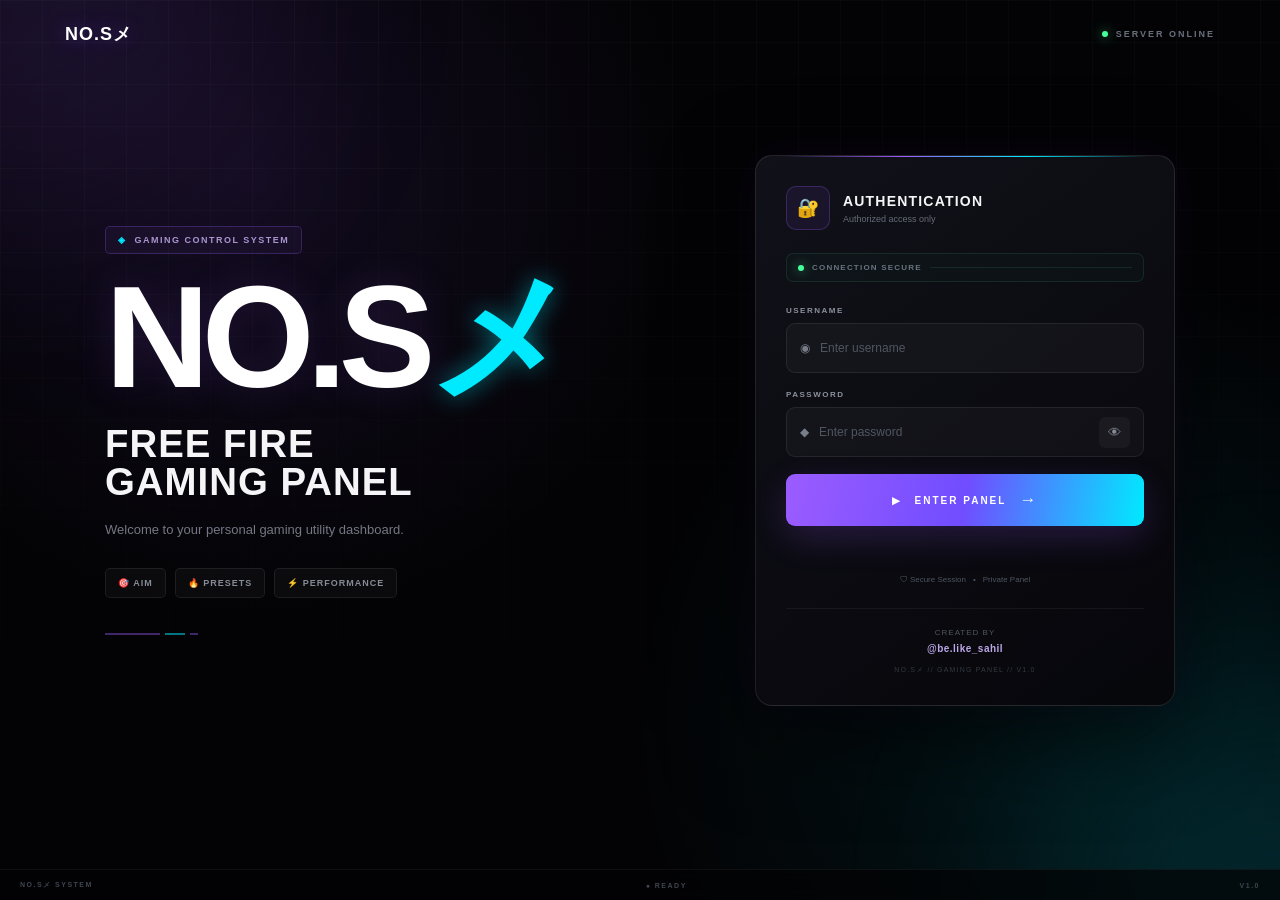
<file: index.html>
<!DOCTYPE html>
<html lang="en">

<head>

    <meta charset="UTF-8">

    <meta
        name="viewport"
        content="width=device-width, initial-scale=1.0"
    >

    <title>NO.Sメ — Gaming Panel</title>

    <meta
        name="description"
        content="NO.Sメ Free Fire Gaming Utility Panel"
    >

    <link rel="stylesheet" href="style.css">

</head>


<body>


    <!-- =================================
         BACKGROUND
    ================================== -->

    <div class="bg-grid"></div>

    <div class="glow glow-purple"></div>

    <div class="glow glow-cyan"></div>

    <div class="scan-line"></div>



    <!-- =================================
         TOP BAR
    ================================== -->

    <header class="top-bar">

        <div class="brand-mini">
            NO.Sメ
        </div>

        <div class="server-status">

            <span class="status-dot"></span>

            SERVER ONLINE

        </div>

    </header>



    <!-- =================================
         LOGIN WRAPPER
    ================================== -->

    <main class="login-wrapper">


        <!-- LEFT / BRAND AREA -->

        <section class="brand-section">


            <div class="system-label">

                <span>◈</span>

                GAMING CONTROL SYSTEM

            </div>


            <h1>
                NO.S<span>メ</span>
            </h1>


            <div class="brand-title">
                FREE FIRE
                <br>
                GAMING PANEL
            </div>


            <p class="brand-description">

                Welcome to your personal
                gaming utility dashboard.

            </p>


            <!-- FEATURE TAGS -->

            <div class="feature-tags">

                <span>🎯 AIM</span>

                <span>🔥 PRESETS</span>

                <span>⚡ PERFORMANCE</span>

            </div>


            <!-- DECORATIVE LINE -->

            <div class="tech-line">

                <span></span>
                <span></span>
                <span></span>

            </div>


        </section>



        <!-- =================================
             LOGIN CARD
        ================================== -->

        <section class="login-card">


            <!-- CARD TOP -->

            <div class="card-top">

                <div class="lock-icon">
                    🔐
                </div>


                <div>

                    <div class="card-title">
                        AUTHENTICATION
                    </div>

                    <div class="card-subtitle">
                        Authorized access only
                    </div>

                </div>

            </div>



            <!-- STATUS -->

            <div class="connection-box">

                <span class="status-dot"></span>

                <span>
                    CONNECTION SECURE
                </span>

                <span class="connection-line"></span>

            </div>



            <!-- USERNAME -->

            <div class="input-group">

                <label>
                    USERNAME
                </label>


                <div class="input-wrapper">

                    <span class="input-icon">
                        ◉
                    </span>


                    <input
                        type="text"
                        id="username"
                        placeholder="Enter username"
                        autocomplete="username"
                    >

                </div>

            </div>



            <!-- PASSWORD -->

            <div class="input-group">

                <label>
                    PASSWORD
                </label>


                <div class="input-wrapper">

                    <span class="input-icon">
                        ◆
                    </span>


                    <input
                        type="password"
                        id="password"
                        placeholder="Enter password"
                        autocomplete="current-password"
                    >


                    <button
                        type="button"
                        class="password-toggle"
                        onclick="togglePassword()"
                        aria-label="Show password"
                    >
                        👁
                    </button>

                </div>

            </div>



            <!-- LOGIN BUTTON -->

            <button
                class="login-button"
                onclick="login()"
            >

                <span class="button-icon">
                    ▶
                </span>

                <span>
                    ENTER PANEL
                </span>

                <span class="button-arrow">
                    →
                </span>

            </button>



            <!-- LOGIN MESSAGE -->

            <div
                class="login-message"
                id="loginMessage"
            ></div>



            <!-- SECURITY -->

            <div class="security-row">

                <span>
                    🛡 Secure Session
                </span>

                <span>
                    •
                </span>

                <span>
                    Private Panel
                </span>

            </div>



            <!-- CREATOR -->

            <div class="creator-box">

                <span>
                    CREATED BY
                </span>

                <strong>
                    @be.like_sahil
                </strong>

            </div>


            <div class="panel-version">
                NO.Sメ // GAMING PANEL // V1.0
            </div>


        </section>

    </main>



    <!-- =================================
         BOTTOM HUD
    ================================== -->

    <footer class="bottom-hud">

        <span>
            NO.Sメ SYSTEM
        </span>

        <span>
            ● READY
        </span>

        <span>
            V1.0
        </span>

    </footer>



    <script src="script.js"></script>

</body>

</html>
</file>
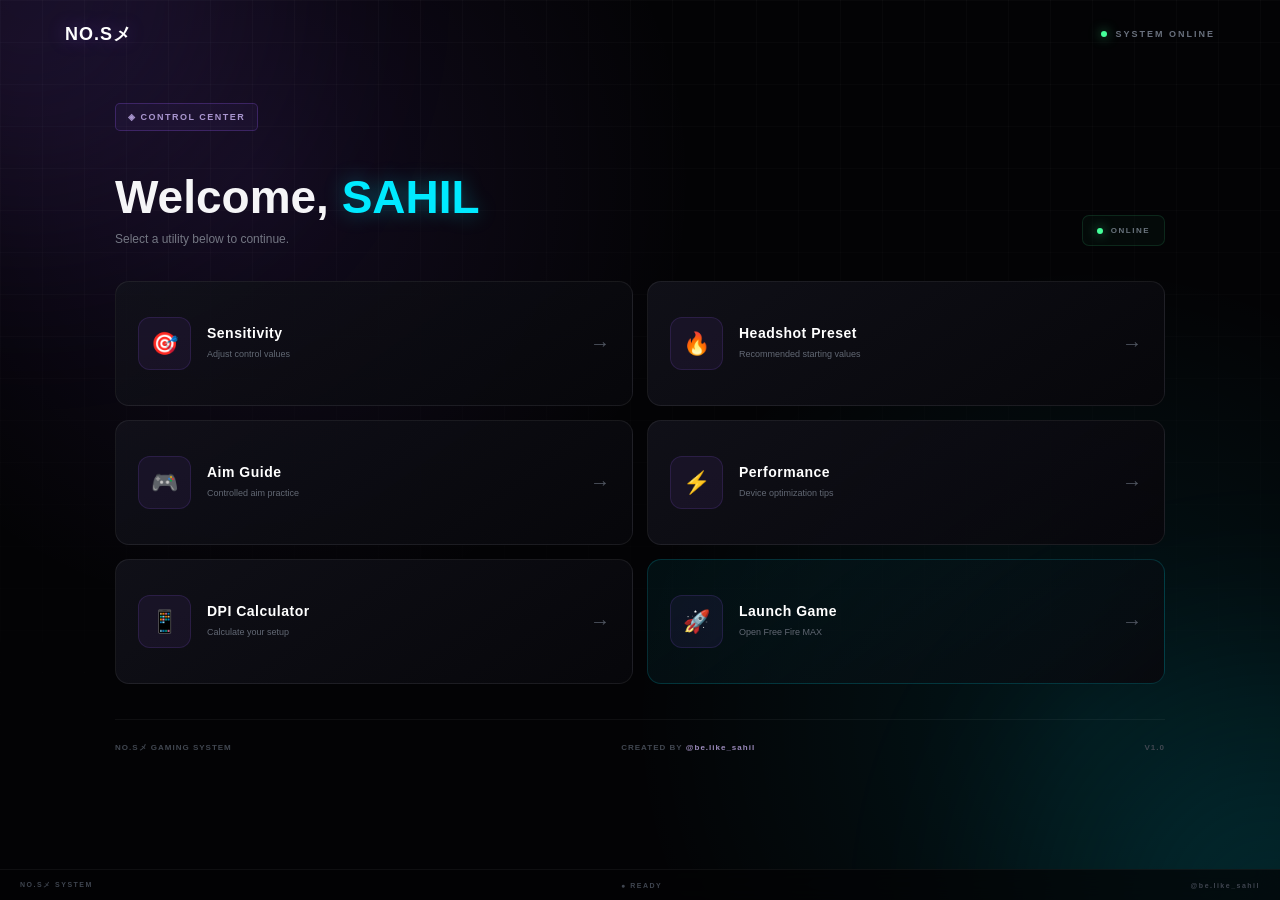
<file: dashboard.html>
<!DOCTYPE html>
<html lang="en">

<head>

    <meta charset="UTF-8">

    <meta
        name="viewport"
        content="width=device-width, initial-scale=1.0"
    >

    <title>NO.Sメ — Control Panel</title>

    <link
        rel="stylesheet"
        href="style.css"
    >

</head>
<!-- ==========================================
     NO.Sメ PREMIUM TOOL MODAL
========================================== -->

<div class="tool-modal" id="toolModal">

    <div class="tool-modal-card">

        <button
            class="modal-close"
            onclick="closeToolModal()"
        >
            ×
        </button>

        <div
            class="modal-icon"
            id="modalIcon"
        >
            🔥
        </div>

        <div
            class="modal-label"
            id="modalLabel"
        >
            NO.Sメ TOOL
        </div>

        <h2 id="modalTitle">
            Headshot Preset
        </h2>

        <p id="modalDescription">
            Recommended starting values.
        </p>

        <div
            class="modal-content"
            id="modalContent"
        >
        </div>

        <button
            class="modal-action"
            onclick="closeToolModal()"
        >
            ✓ GOT IT
        </button>

    </div>

</div>

<body>

    <div class="bg-grid"></div>

    <div class="glow glow-purple"></div>

    <div class="glow glow-cyan"></div>

    <div class="scan-line"></div>


    <!-- ===============================
         HEADER
    ================================ -->

    <header class="top-bar">

        <div class="brand-mini">
            NO.Sメ
        </div>

        <div class="server-status">

            <span class="status-dot"></span>

            SYSTEM ONLINE

        </div>

    </header>


    <!-- ===============================
         DASHBOARD
    ================================ -->

    <main class="dashboard">


        <section class="dashboard-header">

            <div>

                <div class="system-label">
                    ◈ CONTROL CENTER
                </div>

                <h1>
                    Welcome,
                    <span id="playerName">
                        SAHIL
                    </span>
                </h1>

                <p>
                    Select a utility below to continue.
                </p>

            </div>


            <div class="online-card">

                <span class="status-dot"></span>

                ONLINE

            </div>

        </section>



        <!-- ===============================
             TOOL GRID
        ================================ -->

        <section class="tool-grid">


            <!-- SENSITIVITY -->

            <button
                class="tool-card"
                onclick="showSensitivity()"
            >

                <div class="tool-icon">
                    🎯
                </div>

                <div class="tool-info">

                    <h2>
                        Sensitivity
                    </h2>

                    <p>
                        Adjust control values
                    </p>

                </div>

                <span class="tool-arrow">
                    →
                </span>

            </button>



            <!-- HEADSHOT -->

            <button
                class="tool-card"
                onclick="showHeadshot()"
            >

                <div class="tool-icon">
                    🔥
                </div>

                <div class="tool-info">

                    <h2>
                        Headshot Preset
                    </h2>

                    <p>
                        Recommended starting values
                    </p>

                </div>

                <span class="tool-arrow">
                    →
                </span>

            </button>



            <!-- NO RECOIL -->

            <button
                class="tool-card"
                onclick="showNoRecoil()"
            >

                <div class="tool-icon">
                    🎮
                </div>

                <div class="tool-info">

                    <h2>
                        Aim Guide
                    </h2>

                    <p>
                        Controlled aim practice
                    </p>

                </div>

                <span class="tool-arrow">
                    →
                </span>

            </button>



            <!-- PERFORMANCE -->

            <button
                class="tool-card"
                onclick="showAntiLag()"
            >

                <div class="tool-icon">
                    ⚡
                </div>

                <div class="tool-info">

                    <h2>
                        Performance
                    </h2>

                    <p>
                        Device optimization tips
                    </p>

                </div>

                <span class="tool-arrow">
                    →
                </span>

            </button>



            <!-- DPI -->

            <button
                class="tool-card"
                onclick="showDPI()"
            >

                <div class="tool-icon">
                    📱
                </div>

                <div class="tool-info">

                    <h2>
                        DPI Calculator
                    </h2>

                    <p>
                        Calculate your setup
                    </p>

                </div>

                <span class="tool-arrow">
                    →
                </span>

            </button>



            <!-- GAME -->

            <button
                class="tool-card featured"
                onclick="openFreeFire()"
            >

                <div class="tool-icon">
                    🚀
                </div>

                <div class="tool-info">

                    <h2>
                        Launch Game
                    </h2>

                    <p>
                        Open Free Fire MAX
                    </p>

                </div>

                <span class="tool-arrow">
                    →
                </span>

            </button>


        </section>



        <!-- ===============================
             FOOTER
        ================================ -->

        <section class="dashboard-footer">

            <div>
                NO.Sメ GAMING SYSTEM
            </div>

            <div>
                CREATED BY
                <strong>
                    @be.like_sahil
                </strong>
            </div>

            <div>
                V1.0
            </div>

        </section>

    </main>



    <!-- ===============================
         SENSITIVITY MODAL
    ================================ -->

    <section
        class="settings-panel"
        id="settingsPanel"
    >

        <div class="settings-header">

            <div>

                <span class="small-label">
                    CONTROL CENTER
                </span>

                <h2>
                    🎯 Sensitivity Adjust
                </h2>

            </div>

            <button
                class="close-panel"
                onclick="closeSettings()"
            >
                ×
            </button>

        </div>


        <div class="settings-note">

            <span>⚡</span>

            Adjust values according to
            your device and preference.

        </div>


        <!-- GENERAL -->

        <div class="slider-row">

            <div>

                <label>
                    GENERAL
                </label>

                <span id="generalValue">
                    95
                </span>

            </div>

            <input
                type="range"
                min="0"
                max="100"
                value="95"
                id="generalSlider"
                oninput="updateSlider('general')"
            >

        </div>


        <!-- RED DOT -->

        <div class="slider-row">

            <div>

                <label>
                    RED DOT
                </label>

                <span id="redDotValue">
                    90
                </span>

            </div>

            <input
                type="range"
                min="0"
                max="100"
                value="90"
                id="redDotSlider"
                oninput="updateSlider('redDot')"
            >

        </div>


        <!-- 2X -->

        <div class="slider-row">

            <div>

                <label>
                    2× SCOPE
                </label>

                <span id="scope2Value">
                    85
                </span>

            </div>

            <input
                type="range"
                min="0"
                max="100"
                value="85"
                id="scope2Slider"
                oninput="updateSlider('scope2')"
            >

        </div>


        <!-- 4X -->

        <div class="slider-row">

            <div>

                <label>
                    4× SCOPE
                </label>

                <span id="scope4Value">
                    80
                </span>

            </div>

            <input
                type="range"
                min="0"
                max="100"
                value="80"
                id="scope4Slider"
                oninput="updateSlider('scope4')"
            >

        </div>


        <!-- SNIPER -->

        <div class="slider-row">

            <div>

                <label>
                    SNIPER
                </label>

                <span id="sniperValue">
                    70
                </span>

            </div>

            <input
                type="range"
                min="0"
                max="100"
                value="70"
                id="sniperSlider"
                oninput="updateSlider('sniper')"
            >

        </div>


        <div class="settings-actions">

            <button
                class="reset-button"
                onclick="resetSettings()"
            >
                ↻ RESET
            </button>

            <button
                class="save-button"
                onclick="saveSettings()"
            >
                ✓ SAVE SETTINGS
            </button>

        </div>


        <div
            class="save-status"
            id="saveStatus"
        >
            SETTINGS READY
        </div>

    </section>


    <footer class="bottom-hud">

        <span>
            NO.Sメ SYSTEM
        </span>

        <span>
            ● READY
        </span>

        <span>
            @be.like_sahil
        </span>

    </footer>


    <script src="script.js"></script>

</body>

                              </html>
</file>
<file: style.css>
* {
    margin: 0;
    padding: 0;
    box-sizing: border-box;
}

:root {
    --bg: #030305;
    --panel: rgba(10, 10, 16, 0.92);
    --purple: #9b5cff;
    --cyan: #00eaff;
    --white: #f5f5f7;
    --muted: #747783;
    --green: #45ff9a;
}

html {
    min-height: 100%;
}

body {
    min-height: 100vh;

    background:
        radial-gradient(
            circle at 20% 20%,
            rgba(155, 92, 255, 0.10),
            transparent 35%
        ),
        radial-gradient(
            circle at 85% 80%,
            rgba(0, 234, 255, 0.08),
            transparent 35%
        ),
        var(--bg);

    color: var(--white);

    font-family:
        Arial,
        Helvetica,
        sans-serif;

    overflow-x: hidden;
}


/* ==========================================
   GRID BACKGROUND
========================================== */

.bg-grid {
    position: fixed;
    inset: 0;

    z-index: -10;

    background-image:
        linear-gradient(
            rgba(255,255,255,0.025) 1px,
            transparent 1px
        ),
        linear-gradient(
            90deg,
            rgba(255,255,255,0.025) 1px,
            transparent 1px
        );

    background-size: 42px 42px;

    mask-image:
        linear-gradient(
            to bottom,
            black,
            transparent 95%
        );
}


/* ==========================================
   GLOW
========================================== */

.glow {
    position: fixed;

    width: 420px;
    height: 420px;

    border-radius: 50%;

    filter: blur(130px);

    opacity: 0.15;

    pointer-events: none;

    z-index: -5;
}

.glow-purple {
    top: -220px;
    left: -180px;

    background: var(--purple);

    animation:
        floatGlow 9s ease-in-out infinite alternate;
}

.glow-cyan {
    right: -200px;
    bottom: -220px;

    background: var(--cyan);

    animation:
        floatGlow 11s ease-in-out infinite alternate-reverse;
}

@keyframes floatGlow {

    from {
        transform: translate(0, 0);
    }

    to {
        transform: translate(70px, 50px);
    }
}


/* ==========================================
   SCAN LINE
========================================== */

.scan-line {
    position: fixed;

    top: -5px;
    left: 0;

    width: 100%;
    height: 1px;

    background:
        linear-gradient(
            90deg,
            transparent,
            rgba(0,234,255,0.5),
            transparent
        );

    opacity: 0.45;

    z-index: 20;

    pointer-events: none;

    animation:
        scanMove 8s linear infinite;
}

@keyframes scanMove {

    from {
        top: -5px;
    }

    to {
        top: 100%;
    }
}


/* ==========================================
   TOP BAR
========================================== */

.top-bar {

    width: min(1200px, 100%);

    margin: auto;

    padding:
        22px
        25px;

    display: flex;

    align-items: center;

    justify-content: space-between;

    font-size: 9px;

    letter-spacing: 2px;
}

.brand-mini {

    font-size: 18px;

    font-weight: 900;

    letter-spacing: 1px;

    color: white;

    text-shadow:
        0 0 18px rgba(155,92,255,0.35);
}

.server-status {

    display: flex;

    align-items: center;

    gap: 8px;

    color: #69707d;

    font-weight: bold;
}

.status-dot {

    width: 6px;
    height: 6px;

    border-radius: 50%;

    background: var(--green);

    box-shadow:
        0 0 12px rgba(69,255,154,0.7);

    animation:
        statusPulse 1.5s ease-in-out infinite;
}

@keyframes statusPulse {

    50% {
        opacity: 0.35;
    }
}


/* ==========================================
   LOGIN WRAPPER
========================================== */

.login-wrapper {

    width: min(1120px, 100%);

    min-height:
        calc(100vh - 130px);

    margin: auto;

    padding:
        35px
        25px
        80px;

    display: grid;

    grid-template-columns:
        1fr 420px;

    align-items: center;

    gap: 80px;
}


/* ==========================================
   BRAND SECTION
========================================== */

.brand-section {

    animation:
        brandEnter 0.8s ease both;
}

@keyframes brandEnter {

    from {
        opacity: 0;

        transform:
            translateX(-25px);
    }

    to {
        opacity: 1;

        transform:
            translateX(0);
    }
}

.system-label {

    display: inline-flex;

    align-items: center;

    gap: 8px;

    padding:
        8px
        12px;

    border:
        1px solid
        rgba(155,92,255,0.25);

    border-radius: 5px;

    background:
        rgba(155,92,255,0.05);

    color: #a996cf;

    font-size: 9px;

    font-weight: bold;

    letter-spacing: 1.5px;

    margin-bottom: 25px;
}

.system-label span {
    color: var(--cyan);
}


.brand-section h1 {

    font-size:
        clamp(75px, 12vw, 145px);

    line-height: 0.8;

    font-weight: 900;

    letter-spacing: -8px;

    color: white;

    text-shadow:
        0 0 40px rgba(155,92,255,0.16);
}

.brand-section h1 span {

    color: var(--cyan);

    text-shadow:
        0 0 25px rgba(0,234,255,0.45);
}


.brand-title {

    margin-top: 30px;

    font-size:
        clamp(24px, 3vw, 40px);

    line-height: 1;

    font-weight: 900;

    letter-spacing: 1px;
}


.brand-description {

    max-width: 470px;

    margin-top: 18px;

    color: var(--muted);

    font-size: 13px;

    line-height: 1.7;
}


/* ==========================================
   FEATURE TAGS
========================================== */

.feature-tags {

    display: flex;

    flex-wrap: wrap;

    gap: 9px;

    margin-top: 27px;
}

.feature-tags span {

    padding:
        9px
        12px;

    border:
        1px solid
        rgba(255,255,255,0.08);

    border-radius: 5px;

    background:
        rgba(255,255,255,0.03);

    color: #858b97;

    font-size: 9px;

    font-weight: bold;

    letter-spacing: 1px;
}


/* ==========================================
   TECH LINE
========================================== */

.tech-line {

    display: flex;

    gap: 5px;

    margin-top: 35px;
}

.tech-line span {

    display: block;

    height: 2px;

    background: rgba(155,92,255,0.4);
}

.tech-line span:nth-child(1) {
    width: 55px;
}

.tech-line span:nth-child(2) {
    width: 20px;

    background:
        rgba(0,234,255,0.5);
}

.tech-line span:nth-child(3) {
    width: 8px;
}


/* ==========================================
   LOGIN CARD
========================================== */

.login-card {

    position: relative;

    padding: 30px;

    border:
        1px solid
        rgba(255,255,255,0.10);

    border-radius: 17px;

    background:
        linear-gradient(
            145deg,
            rgba(18,18,27,0.94),
            rgba(6,6,10,0.96)
        );

    box-shadow:
        0 30px 90px rgba(0,0,0,0.65),
        0 0 45px rgba(155,92,255,0.06);

    backdrop-filter: blur(25px);

    animation:
        cardEnter 0.8s 0.1s ease both;
}

@keyframes cardEnter {

    from {
        opacity: 0;

        transform:
            translateY(25px)
            scale(0.97);
    }

    to {
        opacity: 1;

        transform:
            translateY(0)
            scale(1);
    }
}


.login-card::before {

    content: "";

    position: absolute;

    top: 0;
    left: 25px;
    right: 25px;

    height: 1px;

    background:
        linear-gradient(
            90deg,
            transparent,
            var(--purple),
            var(--cyan),
            transparent
        );
}


/* ==========================================
   CARD TOP
========================================== */

.card-top {

    display: flex;

    align-items: center;

    gap: 13px;

    margin-bottom: 23px;
}

.lock-icon {

    width: 44px;
    height: 44px;

    display: flex;

    align-items: center;
    justify-content: center;

    border:
        1px solid
        rgba(155,92,255,0.25);

    border-radius: 10px;

    background:
        rgba(155,92,255,0.08);

    font-size: 18px;
}

.card-title {

    font-size: 14px;

    font-weight: 900;

    letter-spacing: 1.2px;
}

.card-subtitle {

    margin-top: 5px;

    color: #666c78;

    font-size: 9px;
}


/* ==========================================
   CONNECTION
========================================== */

.connection-box {

    display: flex;

    align-items: center;

    gap: 8px;

    padding:
        9px
        11px;

    margin-bottom: 24px;

    border:
        1px solid
        rgba(69,255,154,0.10);

    border-radius: 7px;

    background:
        rgba(69,255,154,0.025);

    color: #69737d;

    font-size: 8px;

    font-weight: bold;

    letter-spacing: 1.2px;
}

.connection-line {

    flex: 1;

    height: 1px;

    background:
        rgba(69,255,154,0.10);
}


/* ==========================================
   INPUTS
========================================== */

.input-group {

    margin-bottom: 17px;
}

.input-group label {

    display: block;

    margin-bottom: 8px;

    color: #8b919c;

    font-size: 8px;

    font-weight: bold;

    letter-spacing: 1.5px;
}

.input-wrapper {

    height: 50px;

    display: flex;

    align-items: center;

    gap: 10px;

    padding:
        0
        13px;

    border:
        1px solid
        rgba(255,255,255,0.08);

    border-radius: 9px;

    background:
        rgba(255,255,255,0.03);

    transition:
        0.25s ease;
}

.input-wrapper:focus-within {

    border-color:
        rgba(155,92,255,0.65);

    box-shadow:
        0 0 25px
        rgba(155,92,255,0.08);
}

.input-icon {

    color: #777d89;

    font-size: 12px;
}

.input-wrapper input {

    width: 100%;
    height: 100%;

    border: none;
    outline: none;

    background: transparent;

    color: white;

    font-size: 12px;
}

.input-wrapper input::placeholder {
    color: #505660;
}

.password-toggle {

    width: 31px;
    height: 31px;

    flex-shrink: 0;

    border: none;

    border-radius: 6px;

    background:
        rgba(255,255,255,0.04);

    color: #858b96;

    cursor: pointer;
}


/* ==========================================
   LOGIN BUTTON
========================================== */

.login-button {

    position: relative;

    width: 100%;
    height: 52px;

    display: flex;

    align-items: center;
    justify-content: center;

    gap: 13px;

    margin-top: 7px;

    border: none;

    border-radius: 9px;

    background:
        linear-gradient(
            100deg,
            var(--purple),
            #704dff,
            var(--cyan)
        );

    color: white;

    font-size: 10px;

    font-weight: 900;

    letter-spacing: 2px;

    cursor: pointer;

    overflow: hidden;

    box-shadow:
        0 12px 35px
        rgba(155,92,255,0.20);

    transition:
        0.25s ease;
}

.login-button::before {

    content: "";

    position: absolute;

    top: 0;
    left: -100%;

    width: 60%;
    height: 100%;

    background:
        linear-gradient(
            90deg,
            transparent,
            rgba(255,255,255,0.22),
            transparent
        );

    transform: skewX(-20deg);

    animation:
        buttonShine 3.5s infinite;
}

@keyframes buttonShine {

    0% {
        left: -100%;
    }

    45% {
        left: 130%;
    }

    100% {
        left: 130%;
    }
}

.login-button:hover {

    transform:
        translateY(-2px);

    box-shadow:
        0 16px 45px
        rgba(155,92,255,0.30);
}

.button-arrow {

    font-size: 17px;

    transition:
        transform 0.25s ease;
}

.login-button:hover
.button-arrow {

    transform:
        translateX(5px);
}

.login-button:active {

    transform:
        scale(0.98);
}


/* ==========================================
   MESSAGE
========================================== */

.login-message {

    min-height: 18px;

    margin-top: 12px;

    text-align: center;

    font-size: 9px;

    font-weight: bold;

    letter-spacing: 0.5px;
}


/* ==========================================
   SECURITY
========================================== */

.security-row {

    display: flex;

    align-items: center;

    justify-content: center;

    gap: 7px;

    margin-top: 19px;

    color: #4e5561;

    font-size: 8px;
}


/* ==========================================
   CREATOR
========================================== */

.creator-box {

    margin-top: 24px;

    padding-top: 19px;

    border-top:
        1px solid
        rgba(255,255,255,0.055);

    text-align: center;

    color: #4e5560;

    font-size: 8px;

    letter-spacing: 1px;
}

.creator-box strong {

    display: block;

    margin-top: 6px;

    color: #bca7e8;

    font-size: 10px;

    letter-spacing: 0.5px;
}

.panel-version {

    margin-top: 11px;

    text-align: center;

    color: #343943;

    font-size: 7px;

    letter-spacing: 1.2px;
}


/* ==========================================
   BOTTOM HUD
========================================== */

.bottom-hud {

    position: fixed;

    left: 0;
    bottom: 0;

    width: 100%;

    display: flex;

    align-items: center;

    justify-content: space-between;

    padding:
        10px
        20px;

    border-top:
        1px solid
        rgba(255,255,255,0.05);

    background:
        rgba(3,3,5,0.72);

    backdrop-filter: blur(12px);

    color: #3f4550;

    font-size: 7px;

    font-weight: bold;

    letter-spacing: 1.5px;
}


/* ==========================================
   TABLET
========================================== */

@media (max-width: 850px) {

    .login-wrapper {

        grid-template-columns: 1fr;

        gap: 45px;

        padding-top: 30px;
    }

    .brand-section {

        text-align: center;
    }

    .brand-description {

        margin-left: auto;
        margin-right: auto;
    }

    .feature-tags {

        justify-content: center;
    }

    .tech-line {

        justify-content: center;
    }

    .login-card {

        width: min(430px, 100%);

        margin: auto;
    }
}


/* ==========================================
   MOBILE
========================================== */

@media (max-width: 480px) {

    .top-bar {

        padding:
            17px
            15px;
    }

    .login-wrapper {

        padding:
            25px
            15px
            70px;
    }

    .brand-section h1 {

        font-size: 72px;

        letter-spacing: -5px;
    }

    .brand-title {

        font-size: 22px;
    }

    .brand-description {

        font-size: 12px;
    }

    .login-card {

        padding:
            24px
            19px;

        border-radius: 14px;
    }

    .bottom-hud span:nth-child(2) {

        display: none;
    }
  }
/* ==========================================
   NO.Sメ DASHBOARD — STEP 6
========================================== */

.dashboard {
    width: min(1100px, 100%);
    margin: auto;
    padding: 35px 25px 100px;
}


/* HEADER */

.dashboard-header {
    display: flex;
    align-items: flex-end;
    justify-content: space-between;
    gap: 20px;
    margin-bottom: 35px;
}

.dashboard-header h1 {
    margin-top: 18px;
    font-size: clamp(28px, 5vw, 46px);
    line-height: 1;
    font-weight: 900;
}

.dashboard-header h1 span {
    color: var(--cyan);
    text-shadow:
        0 0 20px rgba(0,234,255,0.35);
}

.dashboard-header p {
    margin-top: 12px;
    color: var(--muted);
    font-size: 12px;
}

.online-card {
    display: flex;
    align-items: center;
    gap: 8px;

    padding: 10px 14px;

    border: 1px solid rgba(69,255,154,0.12);
    border-radius: 7px;

    background: rgba(69,255,154,0.03);

    color: #69737d;

    font-size: 8px;
    font-weight: 900;
    letter-spacing: 1.5px;
}


/* TOOL GRID */

.tool-grid {
    display: grid;

    grid-template-columns:
        repeat(2, 1fr);

    gap: 14px;
}


/* TOOL CARD */

.tool-card {
    position: relative;

    min-height: 125px;

    display: flex;
    align-items: center;

    gap: 16px;

    padding: 22px;

    border: 1px solid rgba(255,255,255,0.07);
    border-radius: 14px;

    background:
        linear-gradient(
            145deg,
            rgba(18,18,27,0.88),
            rgba(7,7,11,0.94)
        );

    color: white;

    text-align: left;

    cursor: pointer;

    overflow: hidden;

    transition:
        transform 0.25s ease,
        border-color 0.25s ease,
        box-shadow 0.25s ease;
}

.tool-card::before {
    content: "";

    position: absolute;

    inset: 0;

    background:
        linear-gradient(
            120deg,
            transparent 30%,
            rgba(155,92,255,0.06),
            transparent 70%
        );

    transform: translateX(-100%);

    transition: 0.5s ease;
}

.tool-card:hover::before {
    transform: translateX(100%);
}

.tool-card:hover {
    transform: translateY(-4px);

    border-color:
        rgba(155,92,255,0.35);

    box-shadow:
        0 18px 45px rgba(0,0,0,0.35),
        0 0 25px rgba(155,92,255,0.07);
}

.tool-card:active {
    transform: scale(0.98);
}


/* FEATURED */

.tool-card.featured {
    border-color:
        rgba(0,234,255,0.16);

    background:
        linear-gradient(
            145deg,
            rgba(0,234,255,0.06),
            rgba(8,8,13,0.94)
        );
}

.tool-card.featured:hover {
    border-color:
        rgba(0,234,255,0.40);

    box-shadow:
        0 18px 45px rgba(0,0,0,0.35),
        0 0 30px rgba(0,234,255,0.08);
}


/* ICON */

.tool-icon {
    width: 53px;
    height: 53px;

    flex-shrink: 0;

    display: flex;
    align-items: center;
    justify-content: center;

    border:
        1px solid
        rgba(155,92,255,0.15);

    border-radius: 12px;

    background:
        rgba(155,92,255,0.07);

    font-size: 22px;

    transition:
        transform 0.25s ease;
}

.tool-card:hover .tool-icon {
    transform:
        scale(1.08)
        rotate(-3deg);
}


/* TEXT */

.tool-info {
    position: relative;

    z-index: 2;
}

.tool-info h2 {
    font-size: 14px;

    font-weight: 900;

    letter-spacing: 0.5px;
}

.tool-info p {
    margin-top: 7px;

    color: #626874;

    font-size: 9px;

    line-height: 1.5;
}


/* ARROW */

.tool-arrow {
    margin-left: auto;

    color: #505661;

    font-size: 20px;

    transition:
        transform 0.25s ease,
        color 0.25s ease;
}

.tool-card:hover .tool-arrow {
    color: var(--cyan);

    transform:
        translateX(5px);
}


/* DASHBOARD FOOTER */

.dashboard-footer {
    display: flex;

    justify-content: space-between;
    align-items: center;

    margin-top: 35px;

    padding-top: 22px;

    border-top:
        1px solid
        rgba(255,255,255,0.05);

    color: #414751;

    font-size: 8px;

    font-weight: bold;

    letter-spacing: 1px;
}

.dashboard-footer strong {
    color: #9b8abb;
}


/* ==========================================
   SETTINGS PANEL
========================================== */

.settings-panel {
    position: fixed;

    z-index: 50;

    left: 50%;
    top: 50%;

    width: min(500px, calc(100% - 30px));

    max-height: 90vh;

    overflow-y: auto;

    padding: 27px;

    border:
        1px solid
        rgba(155,92,255,0.22);

    border-radius: 16px;

    background:
        rgba(9,9,15,0.97);

    backdrop-filter: blur(25px);

    box-shadow:
        0 30px 100px rgba(0,0,0,0.75),
        0 0 50px rgba(155,92,255,0.08);

    opacity: 0;

    visibility: hidden;

    pointer-events: none;

    transform:
        translate(-50%, -47%)
        scale(0.96);

    transition:
        0.25s ease;
}

.settings-panel.active {
    opacity: 1;

    visibility: visible;

    pointer-events: auto;

    transform:
        translate(-50%, -50%)
        scale(1);
}

.settings-panel::before {
    content: "";

    position: absolute;

    top: 0;
    left: 25px;
    right: 25px;

    height: 1px;

    background:
        linear-gradient(
            90deg,
            transparent,
            var(--purple),
            var(--cyan),
            transparent
        );
}


/* SETTINGS HEADER */

.settings-header {
    display: flex;

    align-items: flex-start;

    justify-content: space-between;

    margin-bottom: 20px;
}
/* ==========================================
   PREMIUM TOOL MODAL
========================================== */

.tool-modal {

    position: fixed;

    inset: 0;

    z-index: 100;

    display: flex;

    align-items: center;

    justify-content: center;

    padding: 20px;

    background:
        rgba(0,0,0,0.72);

    backdrop-filter:
        blur(10px);

    opacity: 0;

    visibility: hidden;

    pointer-events: none;

    transition: 0.25s ease;
}

.tool-modal.active {

    opacity: 1;

    visibility: visible;

    pointer-events: auto;
}


.tool-modal-card {

    position: relative;

    width: min(430px, 100%);

    padding: 30px 25px;

    border:
        1px solid
        rgba(155,92,255,0.28);

    border-radius: 17px;

    background:
        linear-gradient(
            145deg,
            rgba(20,19,29,0.98),
            rgba(7,7,11,0.98)
        );

    box-shadow:
        0 30px 100px
        rgba(0,0,0,0.75),
        0 0 45px
        rgba(155,92,255,0.10);

    text-align: center;

    transform:
        translateY(20px)
        scale(0.95);

    transition:
        0.3s ease;
}

.tool-modal.active
.tool-modal-card {

    transform:
        translateY(0)
        scale(1);
}


.tool-modal-card::before {

    content: "";

    position: absolute;

    top: 0;
    left: 25px;
    right: 25px;

    height: 1px;

    background:
        linear-gradient(
            90deg,
            transparent,
            var(--purple),
            var(--cyan),
            transparent
        );
}


/* CLOSE */

.modal-close {

    position: absolute;

    top: 15px;
    right: 15px;

    width: 32px;
    height: 32px;

    border:
        1px solid
        rgba(255,255,255,0.08);

    border-radius: 8px;

    background:
        rgba(255,255,255,0.04);

    color: #858b96;

    font-size: 20px;

    cursor: pointer;
}


/* ICON */

.modal-icon {

    width: 60px;
    height: 60px;

    margin:
        5px
        auto
        17px;

    display: flex;

    align-items: center;
    justify-content: center;

    border:
        1px solid
        rgba(155,92,255,0.20);

    border-radius: 14px;

    background:
        rgba(155,92,255,0.08);

    font-size: 26px;

    box-shadow:
        0 0 25px
        rgba(155,92,255,0.08);
}


/* TEXT */

.modal-label {

    color:
        var(--cyan);

    font-size: 8px;

    font-weight: bold;

    letter-spacing: 1.8px;
}

.tool-modal-card h2 {

    margin-top: 8px;

    font-size: 21px;

    font-weight: 900;
}

.modal-description {

    margin-top: 9px;

    color: #646b76;

    font-size: 10px;

    line-height: 1.6;
}


/* CONTENT */

.modal-content {

    margin-top: 20px;

    padding: 16px;

    border:
        1px solid
        rgba(255,255,255,0.06);

    border-radius: 10px;

    background:
        rgba(255,255,255,0.025);

    color: #a4a9b2;

    font-size: 10px;

    line-height: 2;

    text-align: left;
}

.modal-content strong {

    color: white;
}

.modal-content .value {

    float: right;

    color: var(--cyan);

    font-weight: 900;
}


/* ACTION */

.modal-action {

    width: 100%;

    height: 45px;

    margin-top: 18px;

    border: none;

    border-radius: 9px;

    background:
        linear-gradient(
            100deg,
            var(--purple),
            var(--cyan)
        );

    color: white;

    font-size: 9px;

    font-weight: 900;

    letter-spacing: 1.5px;

    cursor: pointer;

    transition: 0.2s ease;
}

.modal-action:hover {

    transform:
        translateY(-2px);

    box-shadow:
        0 10px 30px
        rgba(155,92,255,0.20);
}
.small-label {
    color: #707784;

    font-size: 8px;

    font-weight: bold;

    letter-spacing: 1.5px;
}

.settings-header h2 {
    margin-top: 7px;

    font-size: 20px;
}


/* CLOSE */

.close-panel {
    width: 34px;
    height: 34px;

    border:
        1px solid
        rgba(255,255,255,0.08);

    border-radius: 8px;

    background:
        rgba(255,255,255,0.04);

    color: #8b919c;

    font-size: 20px;

    cursor: pointer;

    transition: 0.2s ease;
}

.close-panel:hover {
    color: white;

    border-color:
        rgba(255,255,255,0.18);
}


/* SLIDER ROW */

.slider-row {
    margin-top: 20px;
}

.slider-row > div {
    display: flex;

    justify-content: space-between;

    align-items: center;

    margin-bottom: 9px;
}

.slider-row label {
    color: #898f9a;

    font-size: 8px;

    font-weight: bold;

    letter-spacing: 1.4px;
}

.slider-row > div span {
    min-width: 30px;

    text-align: right;

    color: var(--cyan);

    font-size: 11px;

    font-weight: 900;
}


/* RANGE */

.slider-row input[type="range"] {
    width: 100%;

    height: 4px;

    appearance: none;

    border-radius: 10px;

    outline: none;

    background:
        rgba(255,255,255,0.09);

    cursor: pointer;
}

.slider-row input[type="range"]::-webkit-slider-thumb {
    appearance: none;

    width: 15px;
    height: 15px;

    border-radius: 50%;

    border:
        2px solid
        #08080c;

    background:
        var(--cyan);

    box-shadow:
        0 0 12px
        rgba(0,234,255,0.45);
}

.slider-row input[type="range"]::-moz-range-thumb {
    width: 15px;
    height: 15px;

    border-radius: 50%;

    border:
        2px solid
        #08080c;

    background:
        var(--cyan);

    box-shadow:
        0 0 12px
        rgba(0,234,255,0.45);
}


/* SETTINGS BUTTONS */

.settings-actions {
    display: grid;

    grid-template-columns:
        0.7fr 1.3fr;

    gap: 10px;

    margin-top: 27px;
}

.reset-button,
.save-button {
    height: 45px;

    border-radius: 9px;

    font-size: 9px;

    font-weight: 900;

    letter-spacing: 1px;

    cursor: pointer;

    transition: 0.2s ease;
}

.reset-button {
    border:
        1px solid
        rgba(255,255,255,0.08);

    background:
        rgba(255,255,255,0.035);

    color: #7c838e;
}

.save-button {
    border: none;

    background:
        linear-gradient(
            100deg,
            var(--purple),
            var(--cyan)
        );

    color: white;

    box-shadow:
        0 8px 25px
        rgba(155,92,255,0.15);
}

.reset-button:hover,
.save-button:hover {
    transform:
        translateY(-2px);
}

.save-status {
    margin-top: 12px;

    text-align: center;

    color: #454b56;

    font-size: 8px;

    letter-spacing: 1px;
}

.save-status.success {
    color: var(--green);

    text-shadow:
        0 0 12px
        rgba(69,255,154,0.3);
}


/* ==========================================
   MOBILE
========================================== */

@media (max-width: 650px) {

    .dashboard {
        padding:
            25px
            15px
            90px;
    }

    .dashboard-header {
        align-items: flex-start;

        flex-direction: column;
    }

    .tool-grid {
        grid-template-columns: 1fr;
    }

    .dashboard-footer {
        flex-direction: column;

        gap: 10px;

        text-align: center;
    }

    .settings-panel {
        padding: 22px;

        max-height: 88vh;
    }

}


@media (max-width: 400px) {

    .tool-card {
        min-height: 110px;

        padding: 17px;
    }

    .tool-icon {
        width: 47px;
        height: 47px;

        font-size: 19px;
    }

    .tool-info h2 {
        font-size: 12px;
    }

    .tool-info p {
        font-size: 8px;
    }

    }
</file>
